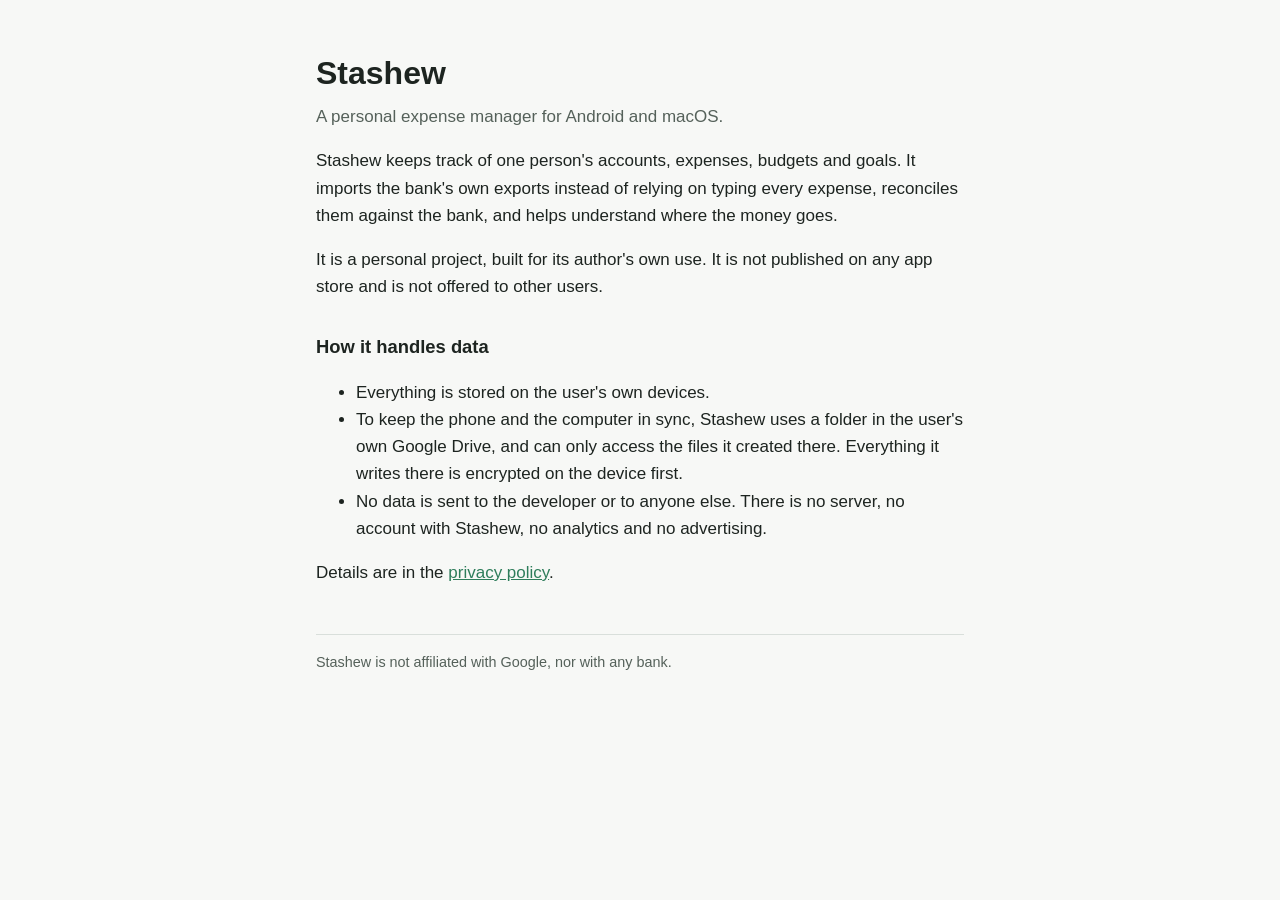
<file: index.html>
<!doctype html>
<html lang="en">
<head>
  <meta charset="utf-8">
  <meta name="viewport" content="width=device-width, initial-scale=1">
  <title>Stashew</title>
  <meta name="description" content="Stashew, a personal expense manager for Android and macOS.">
  <link rel="stylesheet" href="style.css">
</head>
<body>
<main>
  <h1>Stashew</h1>
  <p class="lede">A personal expense manager for Android and macOS.</p>

  <p>Stashew keeps track of one person's accounts, expenses, budgets and goals.
  It imports the bank's own exports instead of relying on typing every expense,
  reconciles them against the bank, and helps understand where the money goes.</p>

  <p>It is a personal project, built for its author's own use. It is not
  published on any app store and is not offered to other users.</p>

  <h2>How it handles data</h2>
  <ul>
    <li>Everything is stored on the user's own devices.</li>
    <li>To keep the phone and the computer in sync, Stashew uses a folder in the
    user's own Google Drive, and can only access the files it created there.
    Everything it writes there is encrypted on the device first.</li>
    <li>No data is sent to the developer or to anyone else. There is no server,
    no account with Stashew, no analytics and no advertising.</li>
  </ul>

  <p>Details are in the <a href="privacy.html">privacy policy</a>.</p>

  <footer>Stashew is not affiliated with Google, nor with any bank.</footer>
</main>
</body>
</html>
</file>
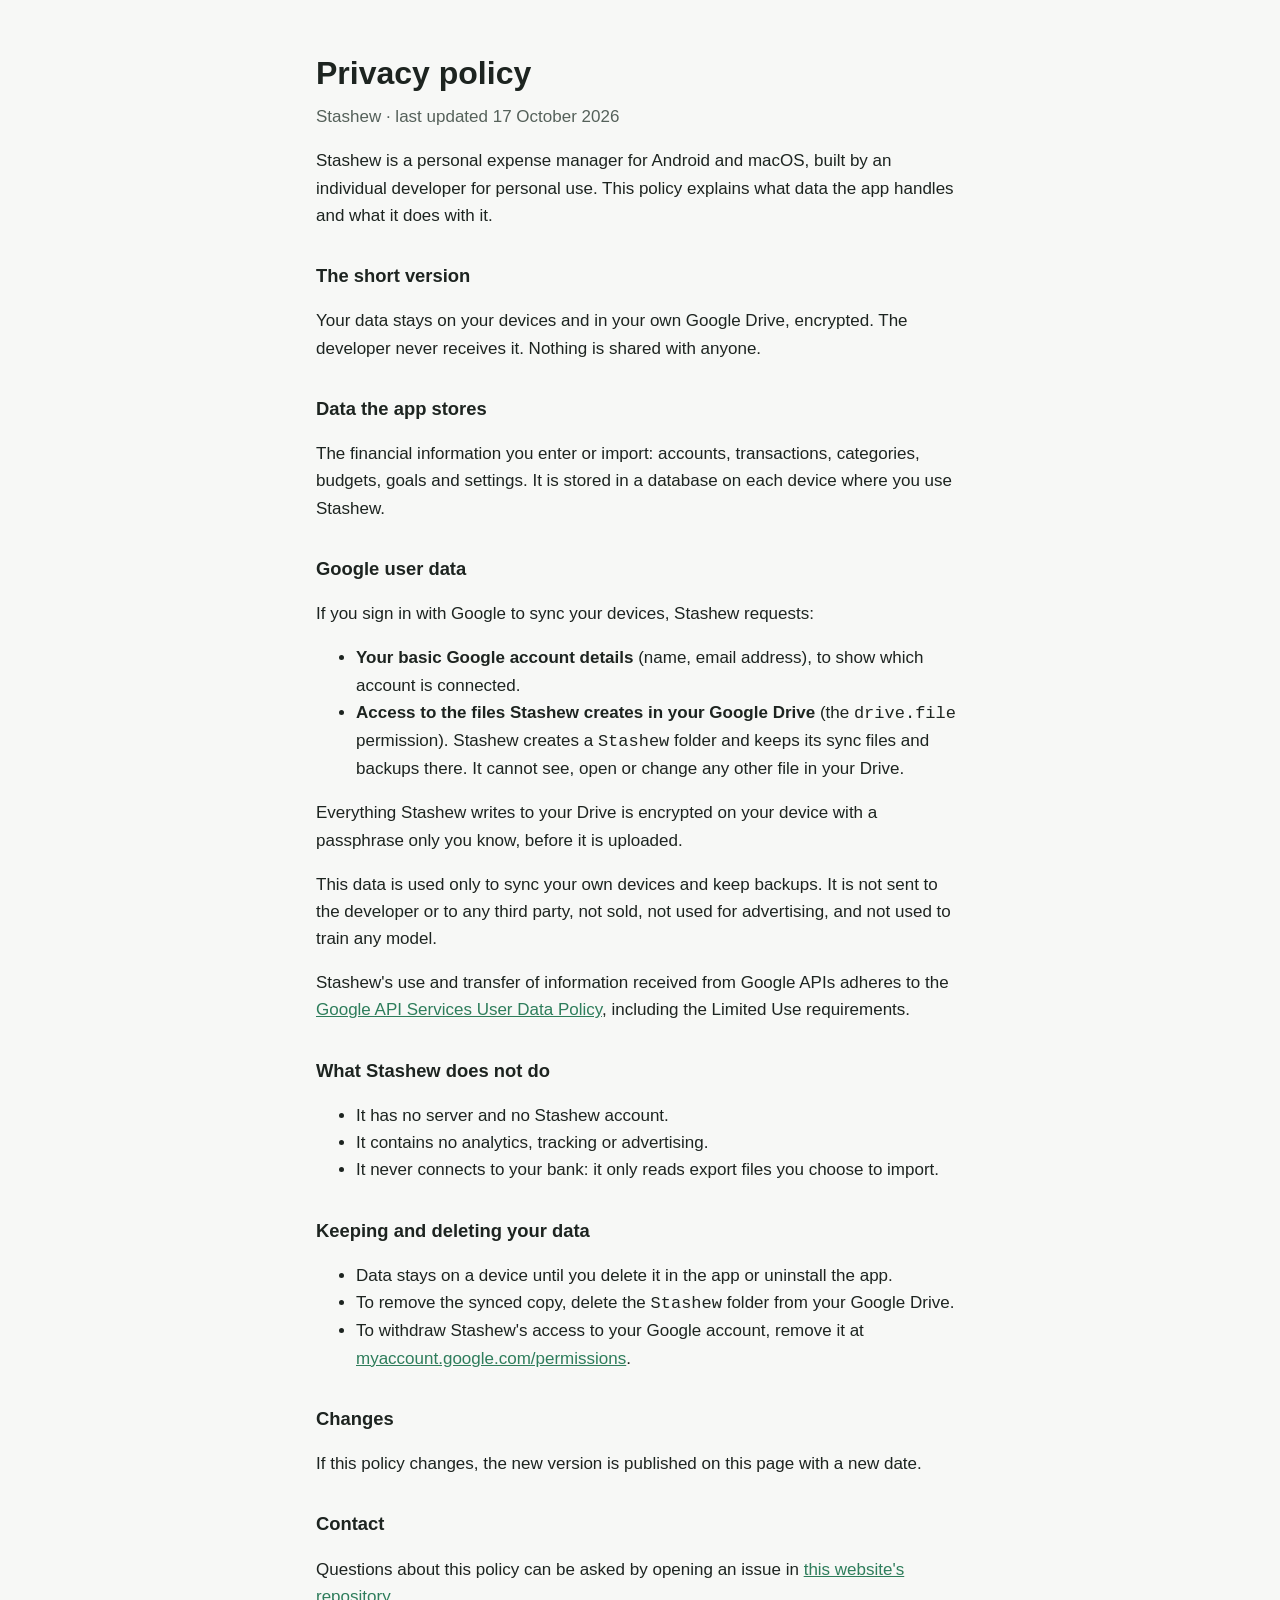
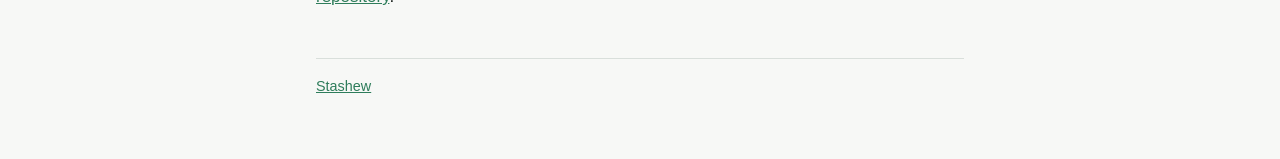
<file: privacy.html>
<!doctype html>
<html lang="en">
<head>
  <meta charset="utf-8">
  <meta name="viewport" content="width=device-width, initial-scale=1">
  <title>Stashew privacy policy</title>
  <meta name="description" content="How Stashew handles your data.">
  <link rel="stylesheet" href="style.css">
</head>
<body>
<main>
  <h1>Privacy policy</h1>
  <p class="lede">Stashew · last updated 17 October 2026</p>

  <p>Stashew is a personal expense manager for Android and macOS, built by an
  individual developer for personal use. This policy explains what data the app
  handles and what it does with it.</p>

  <h2>The short version</h2>
  <p>Your data stays on your devices and in your own Google Drive, encrypted.
  The developer never receives it. Nothing is shared with anyone.</p>

  <h2>Data the app stores</h2>
  <p>The financial information you enter or import: accounts, transactions,
  categories, budgets, goals and settings. It is stored in a database on each
  device where you use Stashew.</p>

  <h2>Google user data</h2>
  <p>If you sign in with Google to sync your devices, Stashew requests:</p>
  <ul>
    <li><strong>Your basic Google account details</strong> (name, email
    address), to show which account is connected.</li>
    <li><strong>Access to the files Stashew creates in your Google Drive</strong>
    (the <code>drive.file</code> permission). Stashew creates a
    <code>Stashew</code> folder and keeps its sync files and backups there. It
    cannot see, open or change any other file in your Drive.</li>
  </ul>
  <p>Everything Stashew writes to your Drive is encrypted on your device with a
  passphrase only you know, before it is uploaded.</p>
  <p>This data is used only to sync your own devices and keep backups. It is not
  sent to the developer or to any third party, not sold, not used for
  advertising, and not used to train any model.</p>
  <p>Stashew's use and transfer of information received from Google APIs adheres
  to the
  <a href="https://developers.google.com/terms/api-services-user-data-policy">Google API Services User Data Policy</a>,
  including the Limited Use requirements.</p>

  <h2>What Stashew does not do</h2>
  <ul>
    <li>It has no server and no Stashew account.</li>
    <li>It contains no analytics, tracking or advertising.</li>
    <li>It never connects to your bank: it only reads export files you choose
    to import.</li>
  </ul>

  <h2>Keeping and deleting your data</h2>
  <ul>
    <li>Data stays on a device until you delete it in the app or uninstall the
    app.</li>
    <li>To remove the synced copy, delete the <code>Stashew</code> folder from
    your Google Drive.</li>
    <li>To withdraw Stashew's access to your Google account, remove it at
    <a href="https://myaccount.google.com/permissions">myaccount.google.com/permissions</a>.</li>
  </ul>

  <h2>Changes</h2>
  <p>If this policy changes, the new version is published on this page with a
  new date.</p>

  <h2>Contact</h2>
  <p>Questions about this policy can be asked by opening an issue in
  <a href="https://github.com/JuanjoMrt/stashew-site/issues">this website's
  repository</a>.</p>

  <footer><a href="index.html">Stashew</a></footer>
</main>
</body>
</html>
</file>
<file: style.css>
:root {
  --bg: #f7f8f6;
  --fg: #1d2420;
  --muted: #55615a;
  --accent: #2e7d5b;
  --rule: #d9dfdb;
}
@media (prefers-color-scheme: dark) {
  :root {
    --bg: #121614;
    --fg: #e3e8e5;
    --muted: #9aa8a0;
    --accent: #7fcca5;
    --rule: #2a322e;
  }
}
* { box-sizing: border-box; }
body {
  margin: 0;
  background: var(--bg);
  color: var(--fg);
  font: 17px/1.6 -apple-system, BlinkMacSystemFont, "Segoe UI", Roboto, sans-serif;
}
main { max-width: 680px; margin: 0 auto; padding: 48px 16px 64px; }
h1 { font-size: 2rem; margin: 0 0 4px; }
h2 { font-size: 1.15rem; margin: 32px 0 8px; }
p, li { color: var(--fg); }
.lede { color: var(--muted); margin-top: 0; }
a { color: var(--accent); }
footer { margin-top: 48px; padding-top: 16px; border-top: 1px solid var(--rule); color: var(--muted); font-size: 0.9rem; }
</file>
